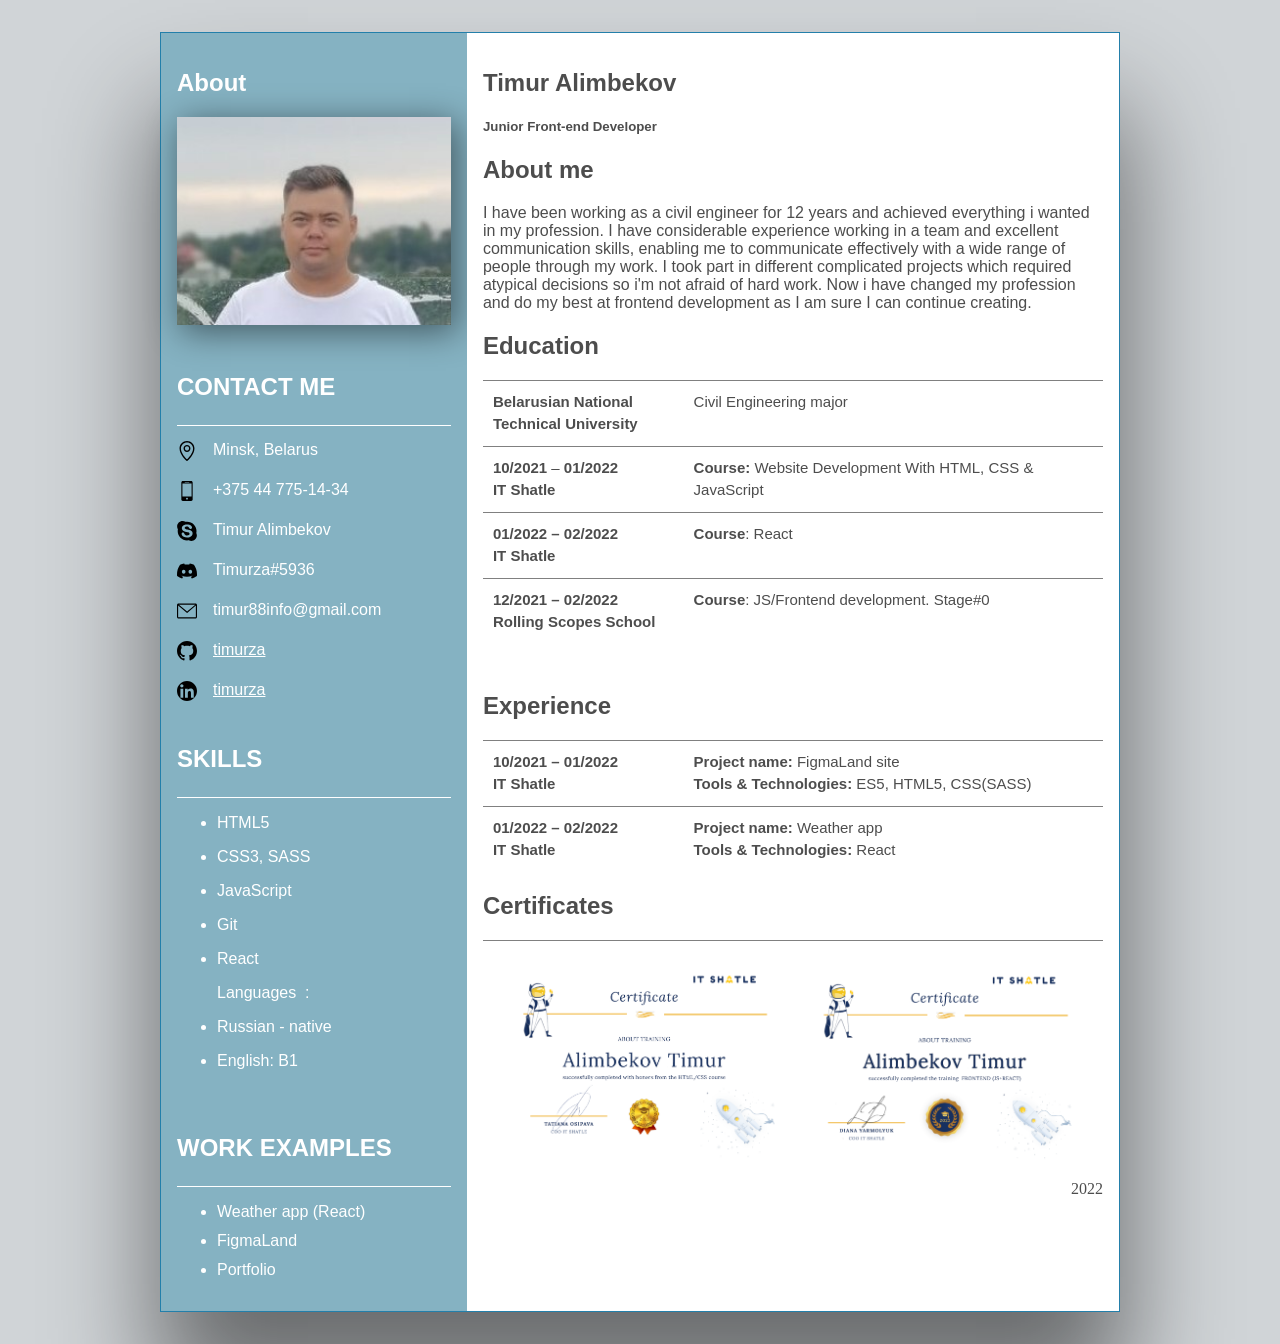
<file: index.html>
<!DOCTYPE html>
<html lang="en">

<head>
    <meta charset="UTF-8">
    <meta http-equiv="X-UA-Compatible" content="IE=edge">
    <meta name="viewport" content="width=device-width, initial-scale=1.0">
    <link rel="stylesheet" href="./style.css">
    <title>Timur Alimbekov</title>
</head>

<body>
    <container class="cv">
        <section class="sidebar">
            <h2 class="cosmos">About</h2>
            <header class="header">
                <figure class="photo">
                    <img src="./img/My photo.jpg" alt="Timur Alimbekov" />
                </figure>
            </header>
            <article class="contacts">
                <h3 class="contacts__text">contact me</h3>
                <div class="underlined"></div>
                <ul class="location">
                    <li><img class='location-icon' src='./img/location-pin-svgrepo-com.svg' alt='location icon'></img>
                    </li>
                    <li class='location__nik'>Minsk, Belarus</li>
                </ul>
                <ul class="phone">
                    <li><img class='phone-icon' src='./img/cell-phone-svgrepo-com.svg' alt='phone icon'></img></li>
                    <li class="phone__number"> +375 44 775-14-34</li>
                </ul>
                <ul class="skype">
                    <li><img class='skype-icon' src="./img/skype-svgrepo-com.svg" alt='skype icon'></img></li>
                    <li class="skype__nik">Timur Alimbekov</li>
                </ul>
                <ul class="discord">
                    <li><img class='discord-icon' src="./img/discord-fill-svgrepo-com.svg" alt='discord icon'></img>
                    </li>
                    <li class="discord__nik">Timurza#5936</li>
                </ul>
                <ul class="mail">
                    <li><img class='mail-icon' src="./img/mail-svgrepo-com.svg" alt='mail icon'></img></li>
                    <li class="mail__nik">timur88info@gmail.com</li>
                </ul>
                <ul class="github">
                    <li><img class='github-icon' src="./img/github-svgrepo-com.svg" alt='github icon'></img></li>
                    <li class="github__nik"><a href="https://github.com/timurza">timurza</a></li>
                </ul>
                <ul class="linkedin">
                    <li><img class='linkedin-icon' src="./img/linkedin-logo-svgrepo-com.svg" alt='linkedin icon'></img>
                    </li>
                     <li class="linkedin__nik"><a href="https://www.linkedin.com/in/timurza">timurza</a></li>
                </ul>
            </article>
            <article class="skills">
                <h3 class="contacts__text">skills</h3>
                <div class="underlined"></div>
                <ul class="skills_list">
                    <li>HTML5</li>
                    <li>CSS3, SASS</li>
                    <li>JavaScript</li>
                    <li>Git</li>
                    <li>React</li>
                    <li>Languages &nbsp;:</li>
                    <li>Russian - native</li>
                    <li>English: B1</li>
                </ul>
                <div id="work-examples">
                    <h3 class="contacts__text">work examples</h3>
                    <div class="underlined"></div>
                    <nav class="works">
                        <ul>
                            <li>
                                <a href="https://github.com/timurza/React-homework/tree/master/src">Weather app
                                    (React)</a>
                            </li>
                            <li>
                                <a href="https://github.com/timurza/homework/tree/master/figma%20land">FigmaLand</a>
                            </li>
                            <li>
                                <a
                                    href="https://rolling-scopes-school.github.io/timurza-JSFEPRESCHOOL/portfolio/">Portfolio</a>
                            </li>

                        </ul>
                    </nav>
                </div>
            </article>
        </section>
        <section class="main-info">
            <h1>Timur Alimbekov</h1>
            <h5>Junior Front-end Developer</h5>

            <article class='about-me'>
                <h2>About me</h2>
                <span>I have been working as a civil engineer for 12 years and achieved everything i
                    wanted in my profession. I have considerable experience working in a team and excellent
                    communication skills, enabling me to communicate effectively with a wide range of people
                    through my work. I took part in different complicated projects which required
                    atypical decisions so i'm not afraid of hard work. Now i have changed my profession
                    and do my best at frontend development as I am sure I can continue creating.</span>

            </article>
            <article class="education">
                <h2>Education</h2>
                <div class="description">
                    <div class="description__item1">

                        <div>
                            <span class="strong">Belarusian National Technical University</span>
                        </div>
                    </div>
                    <div class="description__item2">
                        <span class="strong"></span> Civil Engineering major
                    </div>
                </div>
                <div class="description">
                    <div class="description__item1">
                        <div>
                            <span class="strong">10/2021</span> – <span class="strong">01/2022</span>
                        </div>
                        <div>
                            <span class="strong">IT Shatle</span>
                        </div>
                    </div>
                    <div class="description__item2">
                        <span class="strong">Course:</span> Website Development With HTML, CSS & JavaScript
                    </div>
                </div>

                <div class="description">
                    <div class="description__item1">
                        <div>
                            <span class="strong">01/2022 – 02/2022</span>
                        </div>
                        <div>
                            <span class="strong">IT Shatle</span>
                        </div>
                    </div>
                    <div class="description__item2">
                        <span class="strong">Course</span>: React
                    </div>
                </div>
                <div class="description">
                    <div class="description__item1">
                        <div>
                            <span class="strong">12/2021 – 02/2022</span>
                        </div>
                        <div>
                            <span class="strong">Rolling Scopes School</span>
                        </div>
                    </div>
                    <div class="description__item2">
                        <span class="strong">Course</span>: JS/Frontend development. Stage#0
                    </div>
                </div>
            </article>
            <article class="experience">
                <h2>Experience</h2>
                <div class="description">
                    <div class="description__item1">
                        <div>
                            <span class="strong">10/2021 – 01/2022</span>
                        </div>
                        <div>
                            <span class="strong">IT Shatle</span>
                        </div>
                    </div>
                    <div class="description__item2">
                        <b>Project name:</b> FigmaLand site<br />
                        <b>Tools & Technologies:</b> ES5, HTML5, CSS(SASS)
                        <br />
                    </div>
                </div>
                <div class="description">
                    <div class="description__item1">
                        <div>
                            <span class="strong">01/2022 – 02/2022</span>
                        </div>
                        <div>
                            <span class="strong">IT Shatle</span>
                        </div>
                    </div>
                    <div class="description__item2">
                        <b>Project name:</b> Weather app<br />
                        <b>Tools & Technologies:</b> React<br />
                    </div>
                </div>
            </article>
            <article class='certificates'>
                <h2>Certificates</h2>
                <div class="description">
                    <div class="certificate__item"><img class='certificate__html' src="./img/certificate html.png">
                    </div>
                    <div class="certificate__item"><img class='certificate__html' src="./img/certificate js.png"></div>
                </div>
            </article>
            <footer class="footer">
                <span class="year-font">2022</span>
            </footer>
        </section>
    </container>
</body>
</html>
</file>
<file: style.css>
* {
    box-sizing: border-box;
}

body {
    max-width: 1024px;
    min-width: 600px;
    margin: 0 auto;
    font-family: 'Montserrat', sans-serif;
    padding: 2rem;
    background-color: #d0d4d7;
}

.cv {
    max-width: 1024px;
    margin: auto;
    border: rgb(35, 127, 170) solid 1px;
    display: flex;
    box-shadow: 1px 81px 100px 5px rgba(0, 0, 0, 0.49);
}

.header {
    margin-bottom: 20px;
}

.photo {
    width: 100%;
    margin: 0;
}

.photo img {
    width: 100%;
    box-shadow: 5px 6px 32px 1px rgba(0, 0, 0, 0.49);
}

.sidebar {
    padding: 1rem;
    width: 35%;
    color: white;
    background-color: rgb(133, 178, 194);
    display: flex;
    flex-direction: column;
    justify-content: flex-start;
    align-items: stretch;
}

a {
    color: white;
}

a:hover {
    transition: 0.5s;
    color: #4d4d4d;
}

.contacts__text {
    text-transform: uppercase;
    font-size: 24px;
}

ul.phone,
ul.discord,
ul.mail,
ul.location,
ul.skype,
ul.github,
ul.linkedin {
    list-style-type: none;
    padding: 0;
}


.skype-icon,
.phone-icon,
.location-icon,
.discord-icon,
.mail-icon,
.github-icon,
.linkedin-icon {

    width: 20px;
    height: 20px;
}

.skills_list {
    margin-bottom: 4rem;
}

.skills_list li:nth-child(6) {
    list-style: none;
}


.skills_list li+li {
    margin-top: 1rem;
}

.underlined {
    width: 100%;
    height: .05rem;
    margin-top: 0.5rem;
    margin-bottom: 1rem;
    background-color: white;
}

.underlined-grey {
    width: 100%;
    height: .05rem;
    margin-top: 0.5rem;
    background-color: grey;
    margin-bottom: 5rem;
}

.main-info {
    padding: 1rem;
    width: 75%;
    color: #4d4d4d;
    background-color: white;
}

.phone,
.skype,
.linkedin,
.location,
.discord,
.mail,
.github {
    display: flex;
    margin-bottom: 1rem;
}

.phone__icon {
    margin-right: 1rem;
}

.phone__number,
.skype__nik,
.linkedin__link,
.location__nik,
.discord__nik,
.mail__nik,
.github__nik,
.linkedin__nik
{
    margin-left: 1rem;
}

.education {
    margin-bottom: 3rem;
}



.works ul li+li {
    margin-top: 0.7rem;
}

.works ul li a {
    text-decoration: none;
    color: white;
}

.description {
    padding: 10px;
    display: flex;
    font-size: 15px;
    line-height: 1.5;
    border-top: solid grey 1px;
}

.description__item1 {
    width: 35%;
}

.description__item2 {
    padding-left: 10px;
    width: 75%;
}

.referencies {
    line-height: 1.5;
}

.referencies h2 {
    margin: 0;
}

.referencies p {
    font-size: 15px;
}

.strong {
    font-weight: bold;
}

.certificate__html {

    width: 100%;

}


.year-font {
    font-family: 'Graduate', cursive;
    float: right;
}
</file>
